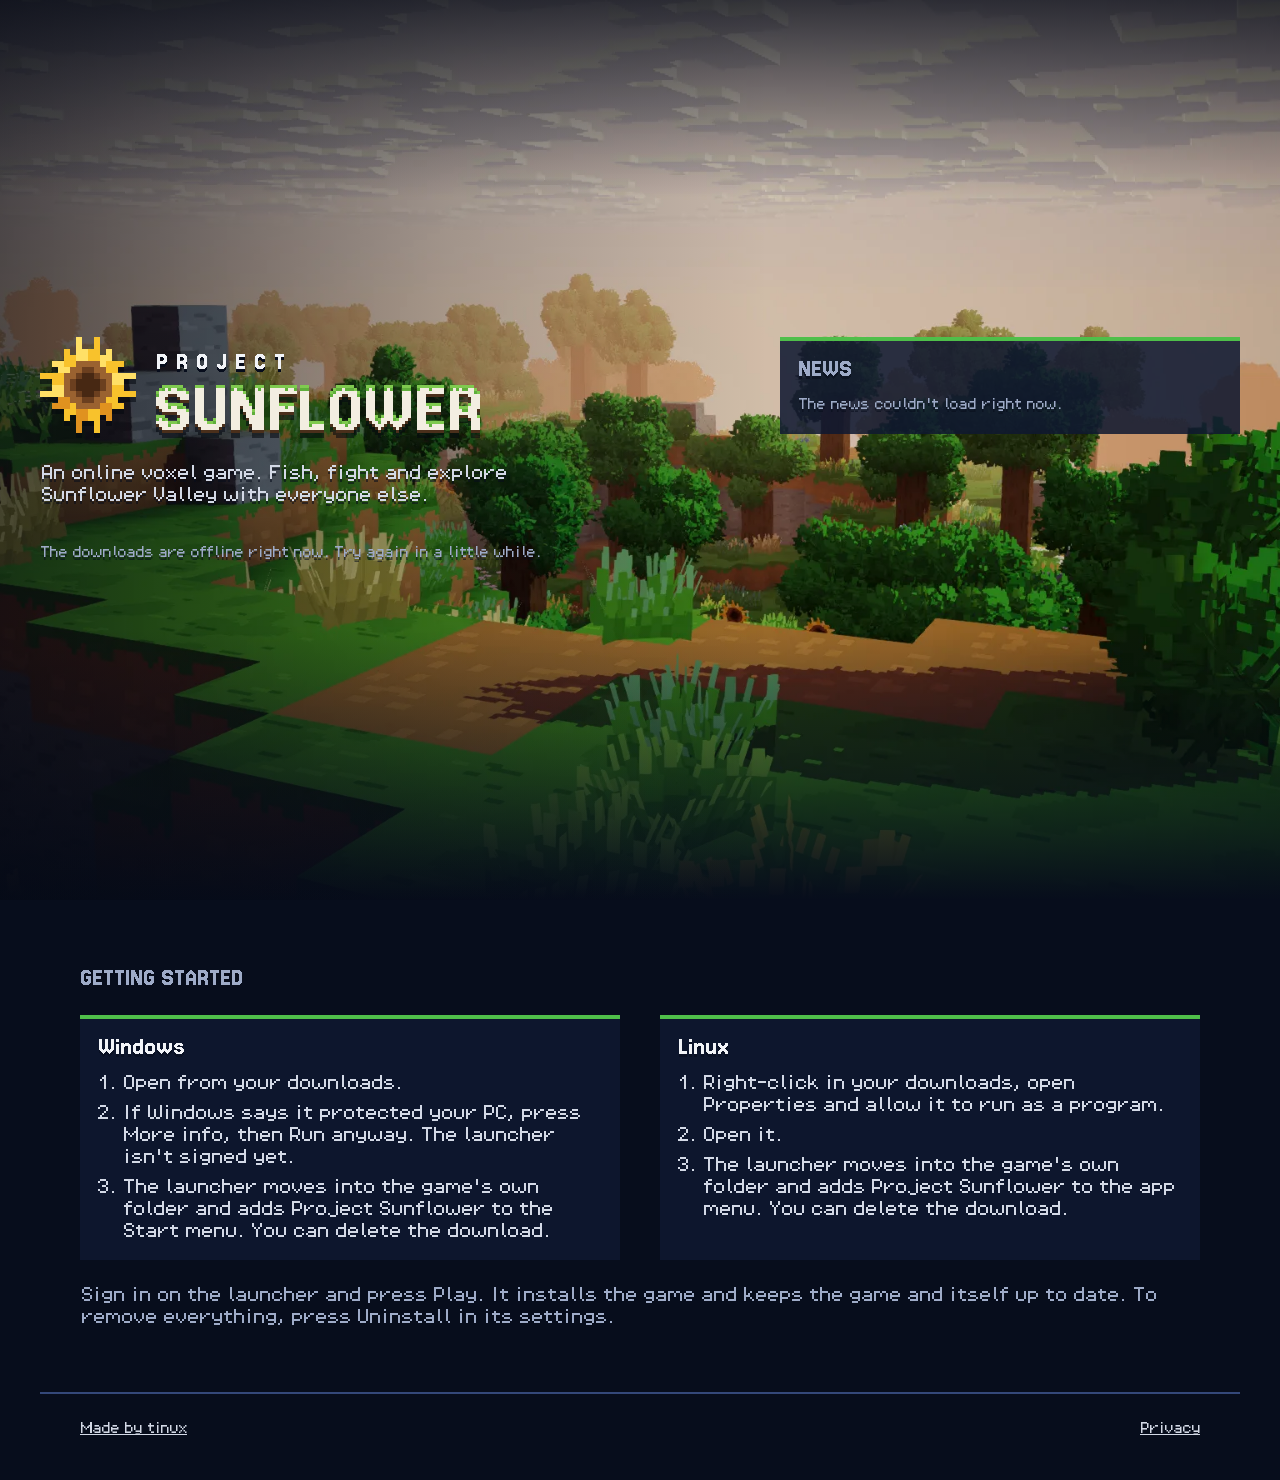
<file: index.html>
<!doctype html>
<html lang="en">
  <head>
    <meta charset="utf-8" />
    <meta name="viewport" content="width=device-width, initial-scale=1" />
    <title>Project Sunflower</title>
    <meta name="description" content="Project Sunflower is an online voxel game. Download the launcher for Windows or Linux." />
    <link rel="icon" href="/assets/pictures/favicon.png" />
    <link rel="preload" href="/assets/fonts/jersey15Latin.woff2" as="font" type="font/woff2" crossorigin />
    <link rel="stylesheet" href="/assets/style.css" />
    <script type="module" src="/assets/downloads.js"></script>
    <script type="module" src="/assets/news.js"></script>
  </head>
  <body>
    <main class="hero">
      <div class="hero-columns">
        <section class="get-game">
          <h1><img class="title" src="/assets/pictures/title.png" alt="Project Sunflower" width="440" height="101" /></h1>
          <p class="pitch">An online voxel game. Fish, fight and explore Sunflower Valley with everyone else.</p>
          <div class="download-area">
            <div class="download-buttons" id="download-buttons"></div>
            <p class="download-details" id="download-details"></p>
            <p class="download-status" id="download-status">Looking for the newest version</p>
          </div>
        </section>
        <aside class="panel news">
          <h2>News</h2>
          <ol class="news-list" id="news-list"></ol>
          <p class="news-status" id="news-status">Loading the news</p>
        </aside>
      </div>
    </main>

    <section class="install">
      <h2>Getting started</h2>
      <div class="install-columns">
        <article class="panel">
          <h3>Windows</h3>
          <ol>
            <li>Open <code data-executable="windows"></code> from your downloads.</li>
            <li>If Windows says it protected your PC, press More info, then Run anyway. The launcher isn't signed yet.</li>
            <li>The launcher moves into the game's own folder and adds Project Sunflower to the Start menu. You can delete the download.</li>
          </ol>
        </article>
        <article class="panel">
          <h3>Linux</h3>
          <ol>
            <li>Right-click <code data-executable="linux"></code> in your downloads, open Properties and allow it to run as a program.</li>
            <li>Open it.</li>
            <li>The launcher moves into the game's own folder and adds Project Sunflower to the app menu. You can delete the download.</li>
          </ol>
        </article>
      </div>
      <p class="install-note">Sign in on the launcher and press Play. It installs the game and keeps the game and itself up to date. To remove everything, press Uninstall in its settings.</p>
    </section>

    <footer class="footer">
      <a href="https://tinux.dev">Made by tinux</a>
      <a href="/privacy.html">Privacy</a>
    </footer>
  </body>
</html>
</file>
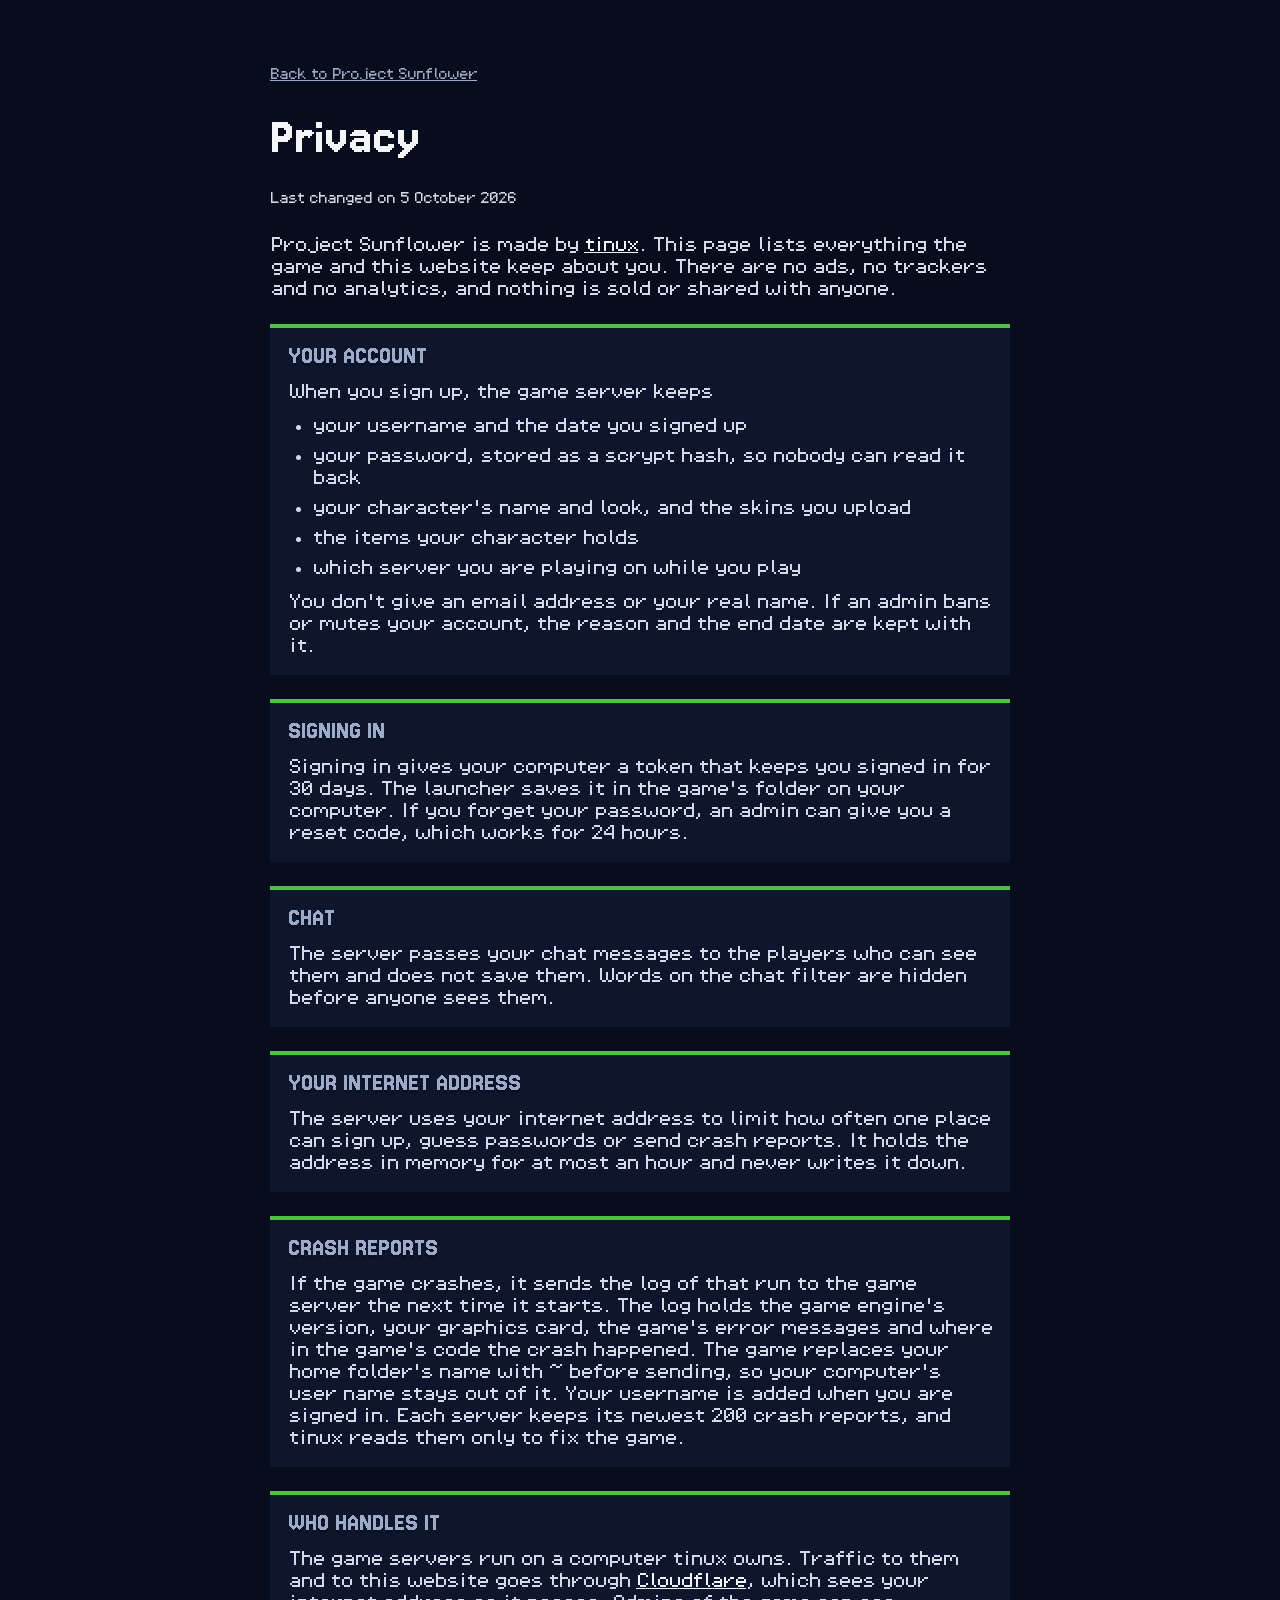
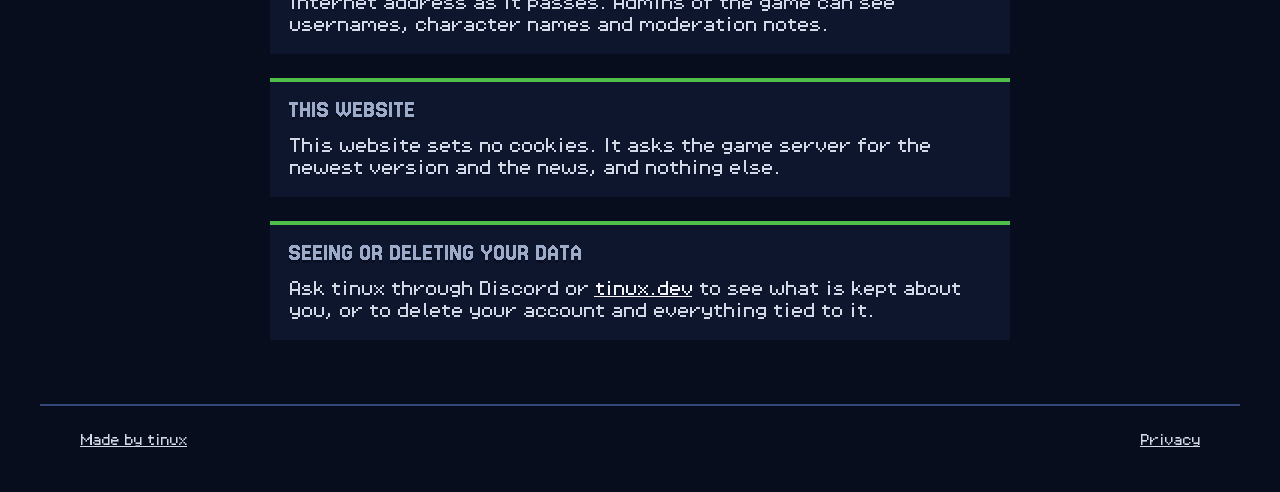
<file: privacy.html>
<!doctype html>
<html lang="en">
  <head>
    <meta charset="utf-8" />
    <meta name="viewport" content="width=device-width, initial-scale=1" />
    <title>Privacy, Project Sunflower</title>
    <meta name="description" content="What Project Sunflower keeps about players, why, and how to have it deleted." />
    <link rel="icon" href="/assets/pictures/favicon.png" />
    <link rel="preload" href="/assets/fonts/jersey15Latin.woff2" as="font" type="font/woff2" crossorigin />
    <link rel="stylesheet" href="/assets/style.css" />
  </head>
  <body>
    <main class="text-page">
      <a class="back-link" href="/">Back to Project Sunflower</a>
      <h1>Privacy</h1>
      <p class="text-page-date">Last changed on 5 October 2026</p>

      <p>
        Project Sunflower is made by <a href="https://tinux.dev">tinux</a>. This page lists everything the game and
        this website keep about you. There are no ads, no trackers and no analytics, and nothing is sold or shared
        with anyone.
      </p>

      <section class="panel">
        <h2>Your account</h2>
        <p>When you sign up, the game server keeps</p>
        <ul>
          <li>your username and the date you signed up</li>
          <li>your password, stored as a scrypt hash, so nobody can read it back</li>
          <li>your character's name and look, and the skins you upload</li>
          <li>the items your character holds</li>
          <li>which server you are playing on while you play</li>
        </ul>
        <p>
          You don't give an email address or your real name. If an admin bans or mutes your account, the reason and
          the end date are kept with it.
        </p>
      </section>

      <section class="panel">
        <h2>Signing in</h2>
        <p>
          Signing in gives your computer a token that keeps you signed in for 30 days. The launcher saves it in the
          game's folder on your computer. If you forget your password, an admin can give you a reset code, which works
          for 24 hours.
        </p>
      </section>

      <section class="panel">
        <h2>Chat</h2>
        <p>
          The server passes your chat messages to the players who can see them and does not save them. Words on the
          chat filter are hidden before anyone sees them.
        </p>
      </section>

      <section class="panel">
        <h2>Your internet address</h2>
        <p>
          The server uses your internet address to limit how often one place can sign up, guess passwords or send
          crash reports. It holds the address in memory for at most an hour and never writes it down.
        </p>
      </section>

      <section class="panel">
        <h2>Crash reports</h2>
        <p>
          If the game crashes, it sends the log of that run to the game server the next time it starts. The log holds
          the game engine's version, your graphics card, the game's error messages and where in the game's code the
          crash happened. The game replaces your home folder's name with ~ before sending, so your computer's user
          name stays out of it. Your username is added when you are signed in. Each server keeps its newest 200 crash reports, and tinux reads them only to fix the game.
        </p>
      </section>

      <section class="panel">
        <h2>Who handles it</h2>
        <p>
          The game servers run on a computer tinux owns. Traffic to them and to this website goes through
          <a href="https://www.cloudflare.com/privacypolicy/">Cloudflare</a>, which sees your internet address as it
          passes. Admins of the game can see usernames, character names and moderation notes.
        </p>
      </section>

      <section class="panel">
        <h2>This website</h2>
        <p>
          This website sets no cookies. It asks the game server for the newest version and the news, and nothing else.
        </p>
      </section>

      <section class="panel">
        <h2>Seeing or deleting your data</h2>
        <p>
          Ask tinux through Discord or <a href="https://tinux.dev">tinux.dev</a> to see what is kept about you, or to
          delete your account and everything tied to it.
        </p>
      </section>
    </main>

    <footer class="footer">
      <a href="https://tinux.dev">Made by tinux</a>
      <a href="/privacy.html">Privacy</a>
    </footer>
  </body>
</html>
</file>
<file: assets/style.css>
@font-face {
  font-family: "Jersey 15";
  src: url("/assets/fonts/jersey15Latin.woff2") format("woff2");
  font-display: swap;
}

@font-face {
  font-family: "Pixel Operator 8";
  src: url("/assets/fonts/PixelOperator8-Tight.ttf") format("truetype");
  font-display: swap;
}

@font-face {
  font-family: "Pixel Operator 8";
  src: url("/assets/fonts/PixelOperator8-Tight-Bold.ttf") format("truetype");
  font-weight: 700;
  font-display: swap;
}

:root {
  --navy-deep: #070d1c;
  --navy: #0c1630;
  --panel: rgb(14 24 48 / 0.86);
  --line: #34487a;
  --text: #f2f4f8;
  --text-soft: #d3d9e6;
  --text-dim: #9eabc8;
  --green: #4fbf4a;
  --green-bright: #5ccf56;
  --green-dark: #2f7f2c;
  --key: #25365f;
  --key-dark: #111b35;
  --shade: rgb(5 9 20);
  --drop: rgb(7 13 28 / 0.55);
  --ease-out: cubic-bezier(0.23, 1, 0.32, 1);
  --press-seconds: 120ms;
  --pixel-font: "Jersey 15", monospace;
  --body-font: "Pixel Operator 8", monospace;
  --pixel-size: 27px;
  --title-size: 54px;
  --body-size: 16px;
  --small-size: 12px;
  --body-line: 22px;
  --border: 2px;
  --panel-top-line: 4px;
  --button-drop: 4px;
  --text-drop: 3px;
  --edge: 40px;
  --news-width: 460px;
  --content-width: 1200px;
}

* {
  box-sizing: border-box;
}

html {
  background: var(--navy-deep);
  color: var(--text);
  font-family: var(--body-font);
  font-size: var(--body-size);
  line-height: var(--body-line);
  -webkit-font-smoothing: none;
  font-smooth: never;
}

body {
  margin: 0;
}

h1,
h2,
h3 {
  margin: 0;
  font-family: var(--pixel-font);
  font-weight: 400;
  text-shadow: 0 var(--text-drop) 0 var(--drop);
}

h2 {
  font-size: var(--pixel-size);
  line-height: 1;
  text-transform: uppercase;
  color: var(--text-dim);
}

h3 {
  font-size: var(--pixel-size);
  line-height: 1;
}

a {
  color: var(--text);
}

code {
  font-family: var(--body-font);
  font-weight: 700;
  color: var(--text);
}

.hero {
  min-height: 100vh;
  display: flex;
  align-items: center;
  padding: var(--edge);
  background:
    linear-gradient(to bottom, rgb(5 9 20 / 0.75), rgb(5 9 20 / 0) 22%),
    linear-gradient(to right, rgb(5 9 20 / 0.6), rgb(5 9 20 / 0.2) 35%, rgb(5 9 20 / 0) 60%),
    linear-gradient(to bottom, rgb(7 13 28 / 0) 70%, var(--navy-deep)),
    url("/assets/pictures/scenery.webp") center / cover no-repeat,
    var(--navy);
}

.hero-columns {
  width: 100%;
  max-width: var(--content-width);
  margin: 0 auto;
  display: flex;
  flex-wrap: wrap;
  justify-content: space-between;
  align-items: flex-start;
  gap: var(--edge);
}

.get-game {
  display: flex;
  flex-direction: column;
  gap: 24px;
  max-width: 560px;
}

.title {
  display: block;
  max-width: 100%;
  height: auto;
  image-rendering: pixelated;
}

.pitch {
  margin: 0;
  font-size: var(--body-size);
  color: var(--text-soft);
  text-shadow: 0 var(--text-drop) 0 var(--drop);
}

.download-area {
  display: flex;
  flex-direction: column;
  gap: 12px;
}

.download-buttons {
  display: flex;
  flex-wrap: wrap;
  align-items: center;
  gap: 16px;
}

.download-details,
.download-status,
.news-status {
  margin: 0;
  color: var(--text-dim);
  font-size: var(--small-size);
  text-shadow: 0 var(--text-drop) 0 var(--drop);
}

.download-details:empty,
.download-status:empty,
.news-status:empty {
  display: none;
}

.button {
  display: inline-flex;
  align-items: center;
  gap: 12px;
  border: var(--border) solid;
  font-family: var(--pixel-font);
  text-decoration: none;
  text-transform: uppercase;
  transition:
    background-color var(--press-seconds) var(--ease-out),
    transform var(--press-seconds) var(--ease-out),
    box-shadow var(--press-seconds) var(--ease-out);
}

.button svg {
  width: 24px;
  height: 24px;
  flex: none;
}

.button small {
  font-family: var(--body-font);
  font-size: var(--small-size);
  text-transform: none;
  opacity: 0.8;
}

.button-main {
  padding: 10px 24px 12px;
  font-size: var(--pixel-size);
  line-height: 1;
  color: var(--text);
  background: var(--green);
  border-color: var(--green-dark);
  box-shadow: 0 var(--button-drop) 0 var(--green-dark);
  text-shadow: 0 var(--text-drop) 0 var(--green-dark);
}

.button-main:hover {
  background: var(--green-bright);
}

.button-other {
  padding: 6px 14px 8px;
  font-size: 20px;
  line-height: 1;
  color: var(--text-soft);
  background: var(--key);
  border-color: var(--key-dark);
  box-shadow: 0 var(--button-drop) 0 var(--key-dark);
}

.download-buttons:not(:has(.button-main)) .button-other {
  padding: 10px 24px 12px;
  font-size: var(--pixel-size);
}

.button-other:hover {
  background: var(--line);
  color: var(--text);
}

.button:active {
  transform: translateY(2px);
  box-shadow: 0 calc(var(--button-drop) - 2px) 0 var(--key-dark);
}

.button-main:active {
  box-shadow: 0 calc(var(--button-drop) - 2px) 0 var(--green-dark);
}

.button:focus-visible {
  outline: none;
  border-color: var(--text);
}

.panel {
  background: var(--panel);
  border-top: var(--panel-top-line) solid var(--green);
  padding: 14px 18px 18px;
}

.news {
  width: var(--news-width);
  max-width: 100%;
  display: flex;
  flex-direction: column;
  gap: 6px;
}

.news-list {
  list-style: none;
  margin: 0;
  padding: 0;
  max-height: 420px;
  overflow-y: auto;
  scrollbar-color: var(--line) transparent;
}

.news-list li + li {
  border-top: var(--border) solid var(--line);
}

.news-list details {
  padding: 14px 0;
}

.news-list summary {
  display: grid;
  gap: 4px;
  cursor: pointer;
  list-style: none;
}

.news-list summary::-webkit-details-marker {
  display: none;
}

.news-list time {
  color: var(--text-dim);
}

.news-list strong {
  font-weight: 700;
}

.news-list summary span {
  color: var(--text-soft);
}

.news-list details p {
  margin: 10px 0 0;
  color: var(--text-soft);
}

.install {
  max-width: var(--content-width);
  margin: 0 auto;
  padding: 64px var(--edge);
  display: flex;
  flex-direction: column;
  gap: 24px;
}

.install-columns {
  display: grid;
  grid-template-columns: repeat(auto-fit, minmax(320px, 1fr));
  gap: var(--edge);
}

.install ol {
  margin: 12px 0 0;
  padding-left: 24px;
  color: var(--text-soft);
}

.install li + li {
  margin-top: 8px;
}

.install-note {
  margin: 0;
  color: var(--text-dim);
}

.text-page {
  max-width: 820px;
  margin: 0 auto;
  padding: 64px var(--edge);
  display: flex;
  flex-direction: column;
  gap: 24px;
}

.text-page h1 {
  font-size: var(--title-size);
  line-height: 1;
}

.text-page p,
.text-page ul {
  margin: 0;
  color: var(--text-soft);
}

.text-page .panel {
  display: flex;
  flex-direction: column;
  gap: 12px;
}

.text-page ul {
  padding-left: 24px;
}

.text-page li + li {
  margin-top: 8px;
}

.text-page-date,
.back-link {
  font-size: var(--small-size);
  color: var(--text-dim);
}

.footer {
  max-width: var(--content-width);
  margin: 0 auto;
  padding: 24px var(--edge) 40px;
  display: flex;
  justify-content: space-between;
  gap: var(--edge);
  border-top: var(--border) solid var(--line);
  color: var(--text-dim);
  font-size: var(--small-size);
}

.footer a {
  color: var(--text-soft);
}

@media (prefers-reduced-motion: reduce) {
  .button {
    transition: background-color var(--press-seconds) var(--ease-out);
  }

  .button:active {
    transform: none;
  }
}
</file>
